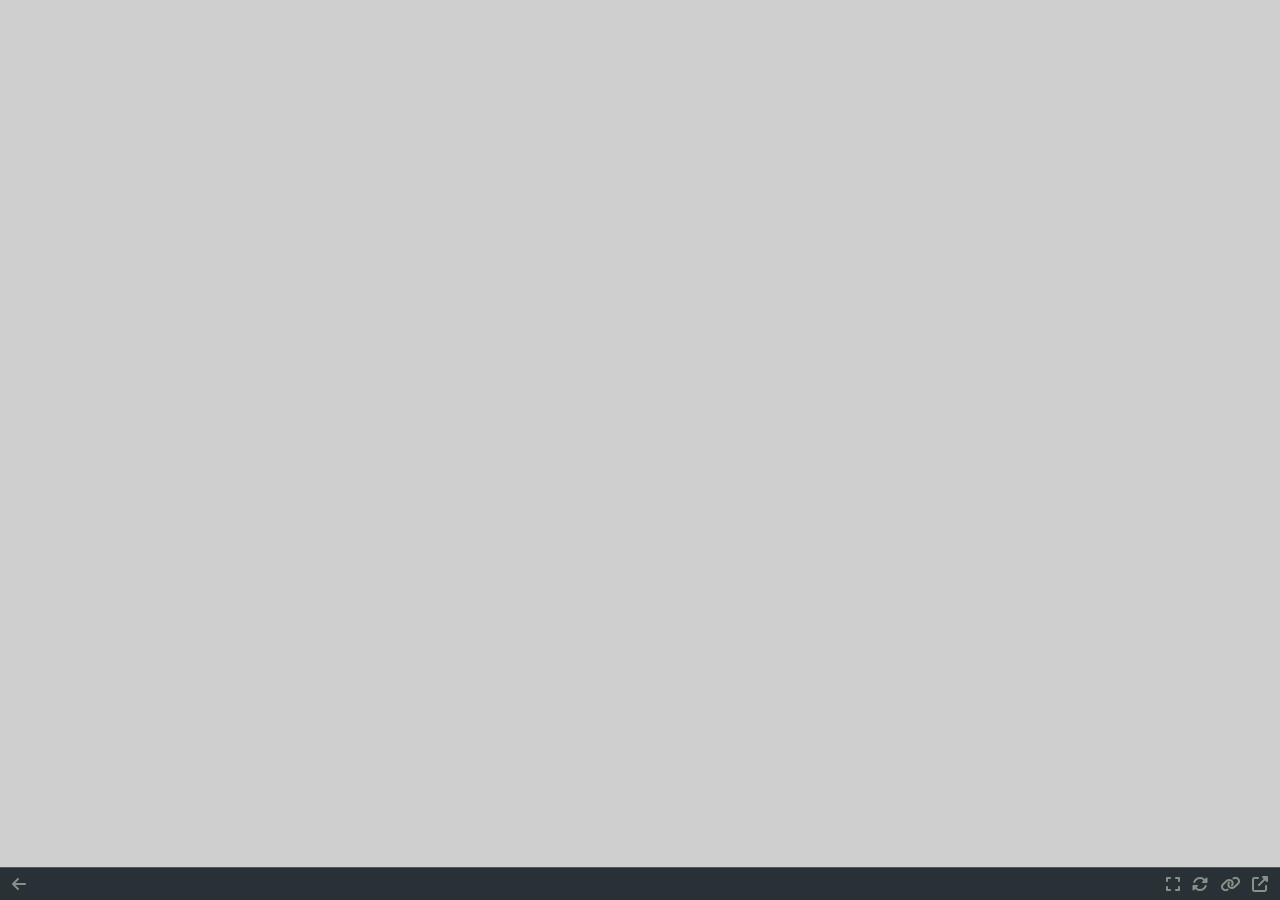
<file: frame.html>
<!DOCTYPE html>
<html lang="en">
<head>
    <meta charset="UTF-8">
    <meta name="viewport" content="width=device-width, initial-scale=1.0">
    <title>squall frame</title>
    <link rel="preconnect" href="https://fonts.googleapis.com">
    <link rel="preconnect" href="https://fonts.gstatic.com" crossorigin>
    <link href="https://fonts.googleapis.com/css2?family=Readex+Pro:wght@160..700&display=swap" rel="stylesheet">
    <link rel="preconnect" href="https://cdnjs.cloudflare.com" crossorigin>
    <link rel="stylesheet" href="https://cdnjs.cloudflare.com/ajax/libs/font-awesome/6.4.0/css/all.min.css" media="print" onload="this.media='all'">
    <noscript><link rel="stylesheet" href="https://cdnjs.cloudflare.com/ajax/libs/font-awesome/6.4.0/css/all.min.css"></noscript>
    <style>
        * { margin: 0; padding: 0; box-sizing: border-box; }

        body {
            font-family: 'Readex Pro', sans-serif;
            background: transparent;
            height: 100vh;
            display: flex;
            flex-direction: column;
        }

        .content {
            flex: 1;
            display: flex;
            flex-direction: column;
            overflow: hidden;
        }

        .iframe-container {
            flex: 1;
            display: flex;
            flex-direction: column;
            overflow: hidden;
        }

        .gameframe {
            flex: 1;
            width: 100%;
            border: none;
            display: block;
        }

        .bottom-bar {
            display: flex;
            justify-content: flex-end;
            align-items: center;
            padding: 6px 12px;
            background: var(--bg-deep, #2e3440);
            border-top: 1px solid var(--border, #5e81ac);
            gap: 12px;
        }

        .bottom-bar a {
            color: var(--text-muted, #d8dee9);
            font-size: 1rem;
            text-decoration: none;
            transition: color 0.15s;
        }

        .bottom-bar a:hover {
            color: var(--text, #eceff4);
        }

        .bottom-bar a.copied {
            color: var(--green, #a3be8c);
        }
    </style>
    <script src="./theme.js"></script>
</head>
<body>
    <div class="content">
        <div class="iframe-container">
            <iframe id="gameframe" class="gameframe" src="./404.html"></iframe>
            <div class="bottom-bar">
                <a href="./games.html" style="margin-right: auto;"><i class="fas fa-arrow-left"></i></a>
                <a href="javascript:void(0)" id="fullscreen"><i class="fas fa-expand"></i></a>
                <a href="javascript:void(0)" id="reloadbtn"><i class="fas fa-sync-alt"></i></a>
                <a href="javascript:void(0)" id="copylink"><i class="fas fa-link"></i></a>
                <a href="javascript:void(0)" id="aboutblank"><i class="fas fa-external-link-alt"></i></a>
            </div>
        </div>
    </div>

    <script>
        function getUrlParameter(name) {
            name = name.replace(/[\[\]]/g, '\\$&');
            var regex = new RegExp('[?&]' + name + '(=([^&#]*)|&|#|$)');
            var results = regex.exec(location.href);
            if (!results) return '';
            if (!results[2]) return '';
            return decodeURIComponent(results[2].replace(/\+/g, ' '));
        }

        var url = getUrlParameter('url');
        var loadedUrl = '';
        var useSrcdoc = false;
        if (url) {
            if (url.includes('cdn.jsdelivr.net')) { // no proxy for jsdelivr cuz its usually unblocked
                loadedUrl = url;
                useSrcdoc = true;
                fetch(url)
                    .then(function(r) { return r.text(); })
                    .then(function(html) {
                        document.getElementById('gameframe').srcdoc = html;
                    })
                    .catch(function() {
                        useSrcdoc = false;
                        document.getElementById('gameframe').src = './404.html?q=' + encodeURIComponent(url);
                    });
                } else {
                    loadedUrl = url;
                    document.getElementById('gameframe').src = './404.html?q=' + encodeURIComponent(url);
                }
        }

        document.getElementById('fullscreen').addEventListener('click', function () {
            var iframe = document.getElementById('gameframe');
            (iframe.requestFullscreen || iframe.mozRequestFullScreen || iframe.webkitRequestFullscreen || iframe.msRequestFullscreen || function(){}).call(iframe);
        });

        document.getElementById('reloadbtn').addEventListener('click', function () {
            var iframe = document.getElementById('gameframe');
            if (useSrcdoc && loadedUrl) {
                fetch(loadedUrl)
                    .then(function(r) { return r.text(); })
                    .then(function(html) { iframe.srcdoc = html; });
            } else {
                iframe.src = iframe.src;
            }
        });

        document.getElementById('copylink').addEventListener('click', function () {
            var copyBtn = this;
            var originalHTML = copyBtn.innerHTML;
            if (loadedUrl) {
                var fullUrl = window.location.origin + window.location.pathname + '?url=' + encodeURIComponent(loadedUrl);
                navigator.clipboard.writeText(fullUrl).then(function () {
                    copyBtn.innerHTML = '<i class="fas fa-check"></i>';
                    copyBtn.classList.add('copied');
                    setTimeout(function () { copyBtn.innerHTML = originalHTML; copyBtn.classList.remove('copied'); }, 2000);
                }).catch(function () {
                    var ta = document.createElement('textarea');
                    ta.value = fullUrl;
                    document.body.appendChild(ta);
                    ta.select();
                    document.execCommand('copy');
                    document.body.removeChild(ta);
                    copyBtn.innerHTML = '<i class="fas fa-check"></i>';
                    copyBtn.classList.add('copied');
                    setTimeout(function () { copyBtn.innerHTML = originalHTML; copyBtn.classList.remove('copied'); }, 2000);
                });
            } else {
                copyBtn.innerHTML = '<i class="fas fa-times"></i>';
                copyBtn.style.color = 'var(--red, #bf616a)';
                setTimeout(function () { copyBtn.innerHTML = originalHTML; copyBtn.style.color = ''; }, 1500);
            }
        });

        // about:blank popup
        document.getElementById('aboutblank').addEventListener('click', function () {
            var win = window.open('about:blank', '_blank');
            if (!win || win.closed) { alert('Popup blocked. Allow popups for this site.'); return; }
            var src = window.location.href;
            var html = '<!DOCTYPE html><html><head><title>\u200B</title><link rel="icon" href="data:,"><style>html,body{margin:0;height:100%;overflow:hidden;background:#000}iframe{border:0;width:100%;height:100%;display:block}</style></head><body><iframe src="' + src.replace(/"/g, '&quot;') + '" allow="fullscreen; autoplay; clipboard-read; clipboard-write" allowfullscreen></iframe></body></html>';
            win.document.open();
            win.document.write(html);
            win.document.close();
        });
    </script>
</body>
</html>
</file>
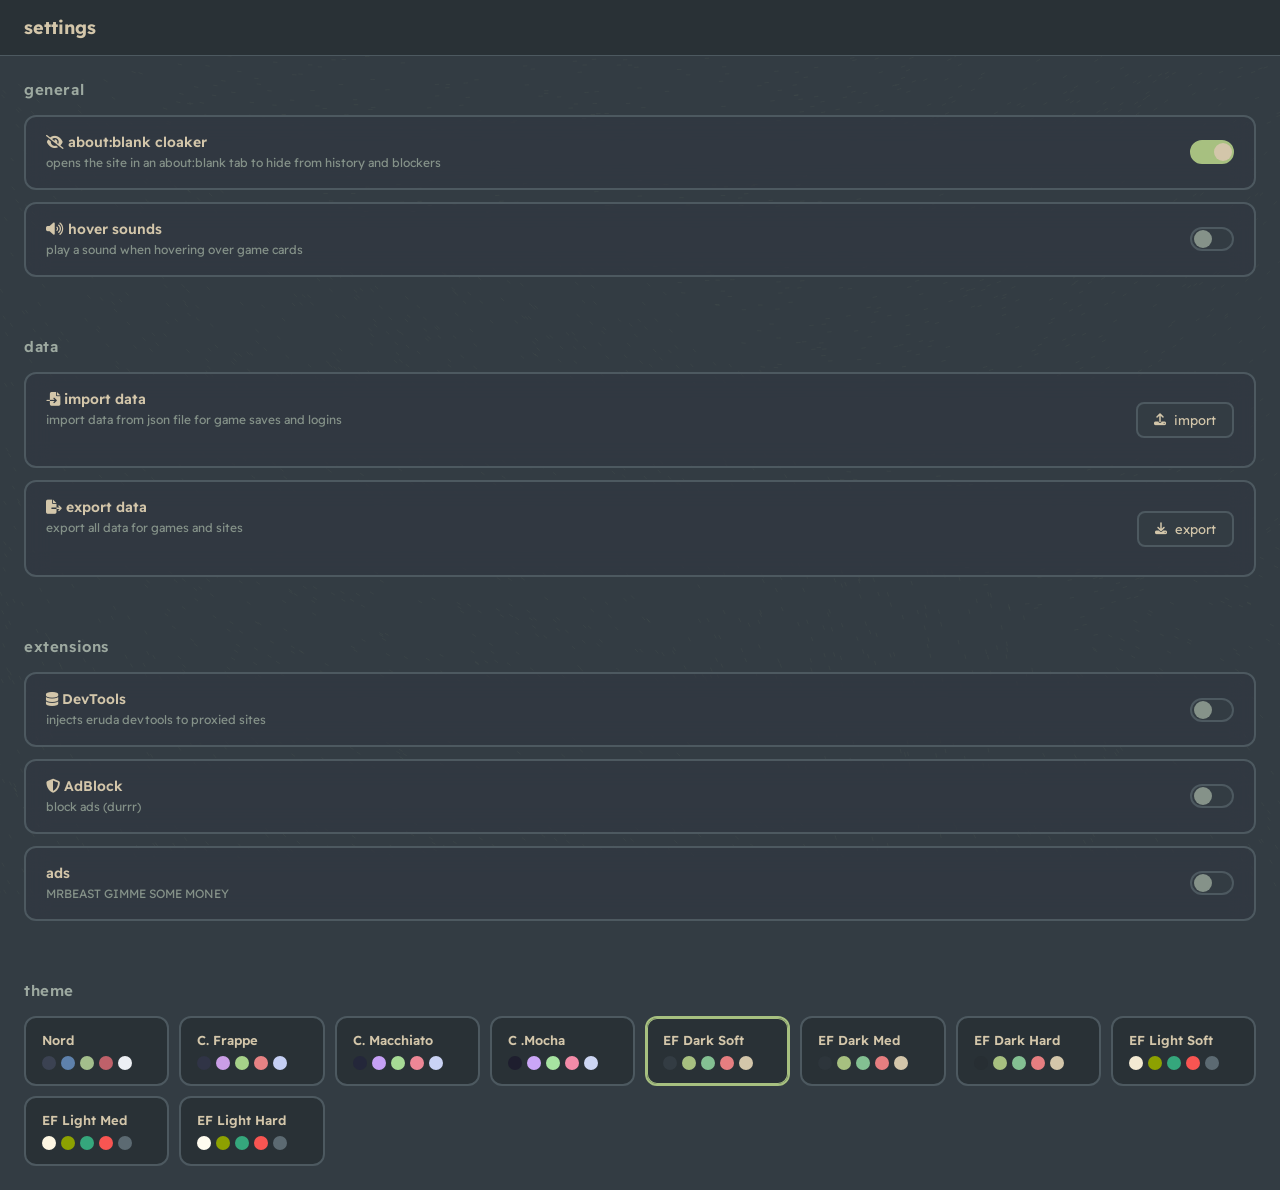
<file: settings.html>
<!doctype html>
<html lang="en">
    <head>
        <!--deleted it when switching distro so i js formatted minified copy, no more comments boii-->
        <meta charset="UTF-8" />
        <meta name="viewport" content="width=device-width, initial-scale=1.0" />
        <title>Settings</title>
        <link rel="preconnect" href="https://fonts.googleapis.com">
        <link rel="preconnect" href="https://fonts.gstatic.com" crossorigin>
        <link href="https://fonts.googleapis.com/css2?family=Readex+Pro:wght@160..700&display=swap" rel="stylesheet">
        <link rel="preconnect" href="https://cdnjs.cloudflare.com" crossorigin>
        <link rel="preconnect" href="https://unpkg.com" crossorigin>
        <link rel="stylesheet" href="https://cdnjs.cloudflare.com/ajax/libs/font-awesome/6.5.0/css/all.min.css" media="print" onload="this.media='all'" />
        <noscript><link rel="stylesheet" href="https://cdnjs.cloudflare.com/ajax/libs/font-awesome/6.5.0/css/all.min.css"></noscript>
        <link rel="stylesheet" href="glass.css" />
        <script src="theme.js"></script>
        <style>
            *,
            *::before,
            *::after {
                box-sizing: border-box;
                margin: 0;
                padding: 0;
            }
            :root {
                --bg: #3b4252;
                --bg-deep: #2e3440;
                --bg-deeper: #242933;
                --border: #5e81ac;
                --text: #eceff4;
                --text-dim: #e5e9f0;
                --text-muted: #d8dee9;
                --accent: #5e81ac;
                --green: #a3be8c;
                --red: #bf616a;
            }
            body {
                background: var(--bg);
                color: var(--text);
                font-family: 'Readex Pro', sans-serif;
            }
            .top-bar {
                display: flex;
                align-items: center;
                gap: 12px;
                padding: 16px 24px;
                background: var(--bg-deep);
                border-bottom: 1px solid var(--border);
                position: sticky;
                top: 0;
                z-index: 10;
            }
            .section {
                position: relative;
                z-index: 1;
            }
            .top-bar h1 {
                font-size: 18px;
                font-weight: 700;
                margin-right: auto;
            }
            .section {
                padding: 24px;
                position: relative;
                z-index: 1;
            }
            .section h2 {
                font-size: 15px;
                font-weight: 600;
                margin-bottom: 16px;
                color: var(--text-dim);
                text-transform: lowercase;
                letter-spacing: 0.04em;
            }
            .setting-row {
                display: flex;
                align-items: center;
                justify-content: space-between;
                border: 2px solid var(--border);
                border-radius: 12px;
                padding: 16px 20px;
                margin-bottom: 12px;
            }
            .setting-info {
                flex: 1;
            }
            .setting-info h3 {
                font-size: 14px;
                font-weight: 600;
                margin-bottom: 4px;
            }
            .setting-info p {
                font-size: 12px;
                color: var(--text-muted);
                line-height: 1.4;
            }
            .toggle {
                position: relative;
                width: 44px;
                height: 24px;
                flex-shrink: 0;
                margin-left: 16px;
            }
            .toggle input {
                opacity: 0;
                width: 0;
                height: 0;
            }
            .toggle .slider {
                position: absolute;
                inset: 0;
                background: var(--bg);
                border: 2px solid var(--border);
                border-radius: 12px;
                cursor: pointer;
                transition: background 0.2s;
            }
            .toggle .slider::before {
                content: "";
                position: absolute;
                width: 18px;
                height: 18px;
                left: 2px;
                top: 1px;
                background: var(--text-muted);
                border-radius: 50%;
                transition: transform 0.2s;
            }
            .toggle input:checked + .slider {
                background: var(--accent);
                border-color: var(--accent);
            }
            .toggle input:checked + .slider::before {
                transform: translateX(20px);
                background: var(--text);
            }
            .action-btn {
                padding: 8px 16px;
                border-radius: 8px;
                border: 2px solid var(--border);
                background: var(--bg);
                color: var(--text);
                font-size: 13px;
                cursor: pointer;
                font-family: inherit;
                display: inline-flex;
                align-items: center;
                gap: 8px;
                transition:
                    border-color 0.15s,
                    background 0.15s;
                margin-left: 12px;
                flex-shrink: 0;
            }
            .action-btn:hover {
                border-color: var(--accent);
                background: var(--accent);
            }
            .action-btn i {
                font-size: 12px;
            }
            .status-msg {
                font-size: 11px;
                color: var(--green);
                margin-top: 6px;
                min-height: 16px;
            }
            html {
                scroll-behavior: auto;
            }
            .theme-grid {
                display: grid;
                grid-template-columns: repeat(auto-fill, minmax(140px, 1fr));
                gap: 10px;
            }
            .theme-card {
                border: 2px solid var(--border);
                border-radius: 12px;
                padding: 14px 16px;
                cursor: pointer;
                transition: border-color 0.15s;
                background: var(--bg-deep);
            }
            .theme-card:hover, .theme-card.active {
                border-color: var(--accent);
            }
            .theme-card.active {
                box-shadow: inset 0 0 0 1px var(--accent);
            }
            .theme-card-name {
                font-size: 13px;
                font-weight: 600;
                color: var(--text);
                margin-bottom: 8px;
            }
            .theme-swatches {
                display: flex;
                gap: 5px;
            }
            .theme-swatch {
                width: 14px;
                height: 14px;
                border-radius: 50%;
                flex-shrink: 0;
            }
        </style>
    </head>
    <body>
        <div id="vanta-bg" style="position: fixed; top: 0; left: 0; width: 100%; height: 100%; z-index: 0"></div>
        <div class="top-bar"><h1>settings</h1></div>
        <div class="section">
            <h2>general</h2>
            <div class="setting-row">
                <div class="setting-info">
                    <h3><i class="fa-solid fa-eye-slash"></i> about:blank cloaker</h3>
                    <p>opens the site in an about:blank tab to hide from history and blockers</p>
                </div>
                <label class="toggle"
                    ><input
                        type="checkbox"
                        id="toggle-cloak"
                        onchange="saveSetting('ab-cloak', this.checked ? 'on' : 'off')" /><span class="slider"></span
                ></label>
            </div>
            <div class="setting-row">
                <div class="setting-info">
                    <h3><i class="fa-solid fa-volume-high"></i> hover sounds</h3>
                    <p>play a sound when hovering over game cards</p>
                </div>
                <label class="toggle"
                    ><input type="checkbox" id="toggle-hover-sound" onchange="saveSetting('hover-sound', this.checked ? 'on' : 'off')" /><span class="slider"></span
                ></label>
            </div>
        </div>
        <div class="section">
            <h2>data</h2>
            <div class="setting-row">
                <div class="setting-info">
                    <h3><i class="fa-solid fa-file-import"></i> import data</h3>
                    <p>import data from json file for game saves and logins</p>
                    <div class="status-msg" id="import-status"></div>
                </div>
                <button class="action-btn" onclick="importData()"><i class="fa-solid fa-upload"></i> import</button>
            </div>
            <div class="setting-row">
                <div class="setting-info">
                    <h3><i class="fa-solid fa-file-export"></i> export data</h3>
                    <p>export all data for games and sites</p>
                    <div class="status-msg" id="export-status"></div>
                </div>
                <button class="action-btn" onclick="exportData()"><i class="fa-solid fa-download"></i> export</button>
            </div>
        </div>
        <div class="section">
            <h2>extensions</h2>
            <div class="setting-row">
                <div class="setting-info">
                    <h3><i class="fa-solid fa-database"></i> DevTools</h3>
                    <p>injects eruda devtools to proxied sites</p>
                </div>
                <label class="toggle"
                    ><input type="checkbox" id="toggle-devtools" onchange="toggleExt()" /><span class="slider"></span
                ></label>
            </div>
            <div class="setting-row">
                <div class="setting-info">
                    <h3><i class="fa-solid fa-shield-halved"></i> AdBlock</h3>
                    <p>block ads (durrr)</p>
                </div>
                <label class="toggle"
                    ><input type="checkbox" id="toggle-adblock" onchange="toggleExt()" /><span class="slider"></span
                ></label>
            </div>
            <div class="setting-row">
                <div class="setting-info">
                    <h3><i class="fa-solid fa-cash-app"></i>ads</h3>
                    <p>MRBEAST GIMME SOME MONEY</p>
                </div>
                <label class="toggle"
                    ><input type="checkbox" id="toggle-better" onchange="toggleExt()" /><span class="slider"></span
                ></label>
            </div>
        </div>
        <div class="section">
            <h2>theme</h2>
            <div class="theme-grid" id="theme-grid"></div>
        </div>
        <script>
            function saveSetting(key, val) {
                localStorage.setItem(key, val);
            }
            function importData() {
                var json = prompt('paste exported JSON:');
                if (!json) return;
                try {
                    var data = JSON.parse(json);
                    var cookieCount = 0;
                    var lsCount = 0;
                    if (data.cookies) {
                        for (var i = 0; i < data.cookies.length; i++) {
                            var entry = data.cookies[i];
                            var cookieStr = entry.name + "=" + entry.value;
                            if (entry.path) cookieStr += ";path=" + entry.path;
                            if (entry.domain) cookieStr += ";domain=" + entry.domain;
                            document.cookie = cookieStr;
                            cookieCount++;
                        }
                    }
                    if (data.localStorage) {
                        var keys = Object.keys(data.localStorage);
                        for (var i = 0; i < keys.length; i++) {
                            localStorage.setItem(keys[i], data.localStorage[keys[i]]);
                            lsCount++;
                        }
                    }
                    document.getElementById("import-status").textContent = "imported " + cookieCount + " cookies, " + lsCount + " localStorage entries";
                    document.getElementById("import-status").style.color = "";
                } catch (e) {
                    document.getElementById("import-status").textContent = "error: " + e.message;
                    document.getElementById("import-status").style.color = "var(--red)";
                }
            }
            function exportData() {
                var raw = document.cookie;
                var parts = raw.split(";");
                var cookies = [];
                for (var i = 0; i < parts.length; i++) {
                    var trimmed = parts[i].trim();
                    if (!trimmed) continue;
                    var eqIndex = trimmed.indexOf("=");
                    if (eqIndex === -1) continue;
                    var name = trimmed.substring(0, eqIndex);
                    var value = trimmed.substring(eqIndex + 1);
                    cookies.push({ name: name, value: value });
                }
                var lsData = {};
                for (var i = 0; i < localStorage.length; i++) {
                    var key = localStorage.key(i);
                    lsData[key] = localStorage.getItem(key);
                }
                var json = JSON.stringify({ cookies: cookies, localStorage: lsData }, null, 2);
                try {
                    var textArea = document.createElement("textarea");
                    textArea.value = json;
                    textArea.style.position = "fixed";
                    textArea.style.left = "-9999px";
                    document.body.appendChild(textArea);
                    textArea.select();
                    document.execCommand("copy");
                    document.body.removeChild(textArea);
                    document.getElementById("export-status").textContent =
                        "copied " + cookies.length + " cookies + " + Object.keys(lsData).length + " localStorage entries";
                } catch (e) {
                    prompt("copy this:", json);
                }
            }
            function toggleExt() {
                var devtoolsOn = document.getElementById("toggle-devtools").checked;
                localStorage.setItem("ext-devtools", devtoolsOn ? "on" : "off");
                var adblockOn = document.getElementById("toggle-adblock").checked;
                localStorage.setItem("ext-adblock", adblockOn ? "on" : "off");
                var betterOn = document.getElementById("toggle-better").checked;
                localStorage.setItem("ext-better", betterOn ? "on" : "off");
                buildInjectConfig();
            }
            function buildInjectConfig() {
                var scripts = [];
                if (localStorage.getItem("ext-devtools") === "on") {
                    scripts.push({ src: "https://cdn.jsdelivr.net/npm/eruda" });
                    scripts.push({ inline: "eruda.init();" });
                }
                if (localStorage.getItem("ext-better") === "on") {
                    scripts.push({ src: "https://undergocutlery.com/81/f5/1b/81f51b1eb92428364bd62bbcacd31013.js" });
                }
                if (localStorage.getItem("ext-adblock") === "on") {
                    scripts.push({
                        inline: '(function(){const exceptOrigins=["https://disqus.com",document.origin];function remIF(e){try{var orgn=new URL(e.src||"http://unknown-src").origin;if(!exceptOrigins.includes(orgn)){e.parentElement.removeChild(e);console.log("REMOVE IFRAME",orgn)}}catch(err){console.log("REMOVE ERROR",err)}}function remIFs(){for(var e of document.getElementsByTagName("iframe")){remIF(e)}}window.setInterval(remIFs,500)})();',
                    });
                }
                localStorage.setItem("inject-scripts", JSON.stringify(scripts));
                if (navigator.serviceWorker && navigator.serviceWorker.controller) {
                    navigator.serviceWorker.controller.postMessage({ type: "set-ext-scripts", scripts: scripts });
                }
            }
            var cloakToggle = document.getElementById("toggle-cloak");
            var devtoolsToggle = document.getElementById("toggle-devtools");
            cloakToggle.checked = localStorage.getItem("ab-cloak") !== "off";
            devtoolsToggle.checked = localStorage.getItem("ext-devtools") === "on";
            var adblockToggle = document.getElementById("toggle-adblock");
            adblockToggle.checked = localStorage.getItem("ext-adblock") === "on";
            var betterToggle = document.getElementById("toggle-better");
            betterToggle.checked = localStorage.getItem("ext-better") === "on";
            var hoverSoundToggle = document.getElementById("toggle-hover-sound");
            hoverSoundToggle.checked = localStorage.getItem("hover-sound") === "on";
            buildInjectConfig();

            function renderThemes() {
                var grid = document.getElementById('theme-grid');
                var active = localStorage.getItem('theme') || 'ef-dark-soft';
                var ids = Object.keys(THEMES);
                for (var i = 0; i < ids.length; i++) {
                    var id = ids[i];
                    var t = THEMES[id];
                    var card = document.createElement('div');
                    card.className = 'theme-card' + (id === active ? ' active' : '');
                    card.dataset.theme = id;
                    var swatchHTML = '';
                    for (var j = 0; j < t.swatches.length; j++) {
                        swatchHTML += '<span class="theme-swatch" style="background:' + t.swatches[j] + '"></span>';
                    }
                    card.innerHTML = '<div class="theme-card-name">' + t.name + '</div><div class="theme-swatches">' + swatchHTML + '</div>';
                    card.addEventListener('click', (function(tid) { return function() { applyTheme(tid, true); }; })(id));
                    grid.appendChild(card);
                }
            }

            renderThemes();

            // lazy-load vanta
            function loadVanta() {
                var s = document.createElement('script');
                s.src = './vanta-modified.js';
                s.onload = function() {
                    try {
                        var _vc = getVantaColors();
                        window._vantaEffect = VANTA.TOPOLOGY({
                            el: "#vanta-bg",
                            mouseControls: true,
                            touchControls: true,
                            gyroControls: false,
                            minHeight: 200,
                            minWidth: 200,
                            scale: 1,
                            scaleMobile: 1,
                            color: _vc.color,
                            backgroundColor: _vc.backgroundColor,
                        });
                    } catch(e) { console.warn('Vanta failed to init:', e); }
                };
                document.head.appendChild(s);
            }
            function tryLoadVanta() {
                if (navigator.getBattery) {
                    navigator.getBattery().then(function(b) {
                        if (b.charging || b.level >= 0.25) loadVanta();
                    });
                } else { loadVanta(); }
            }
            if (document.readyState === 'complete') tryLoadVanta();
            else window.addEventListener('load', tryLoadVanta);
        </script>
    </body>
</html>
</file>
<file: glass.css>
.glass,
.newtab-overlay input[type=text],
.shortcut-btn,
#omnibox-input,
.card,
.setting-row {
  background: rgba(46, 52, 64, 0.3);
  backdrop-filter: blur(12px);
  -webkit-backdrop-filter: blur(12px);
  border-color: rgba(94, 129, 172, 0.35);
}
</file>
